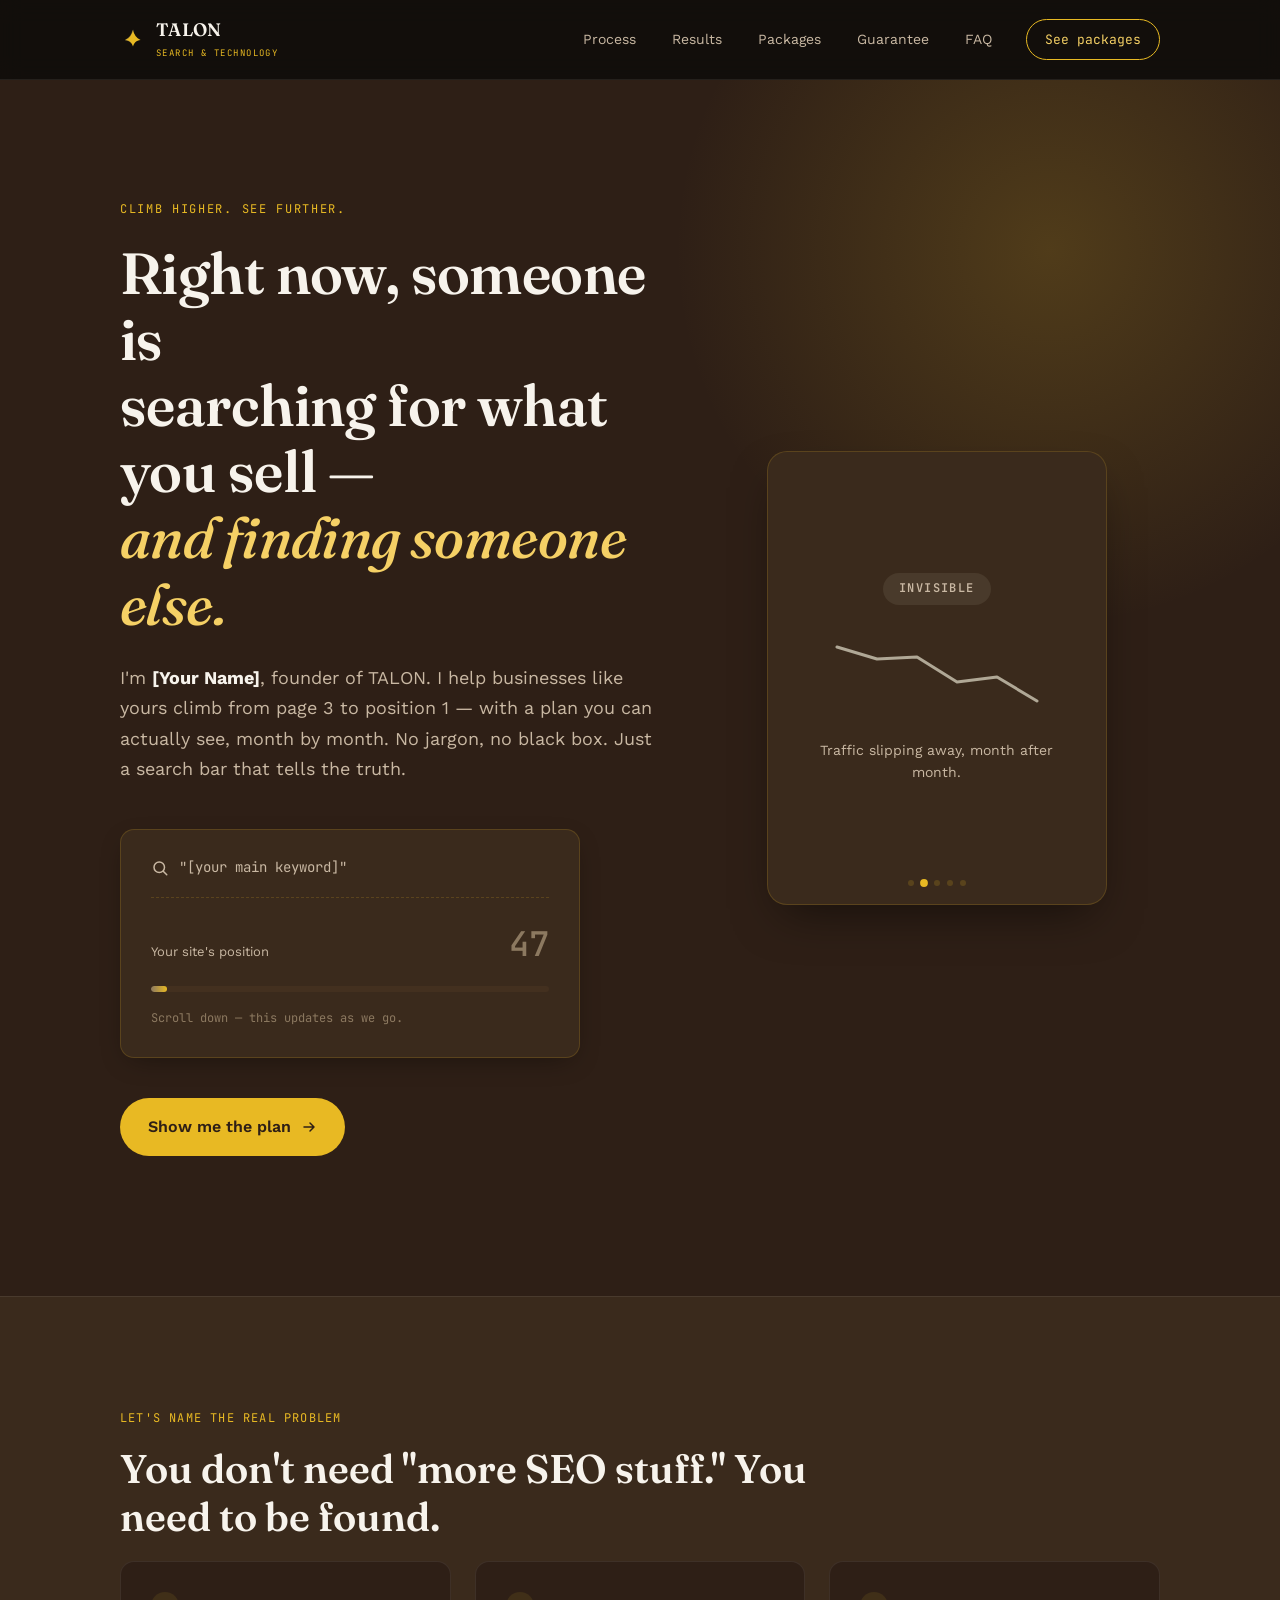
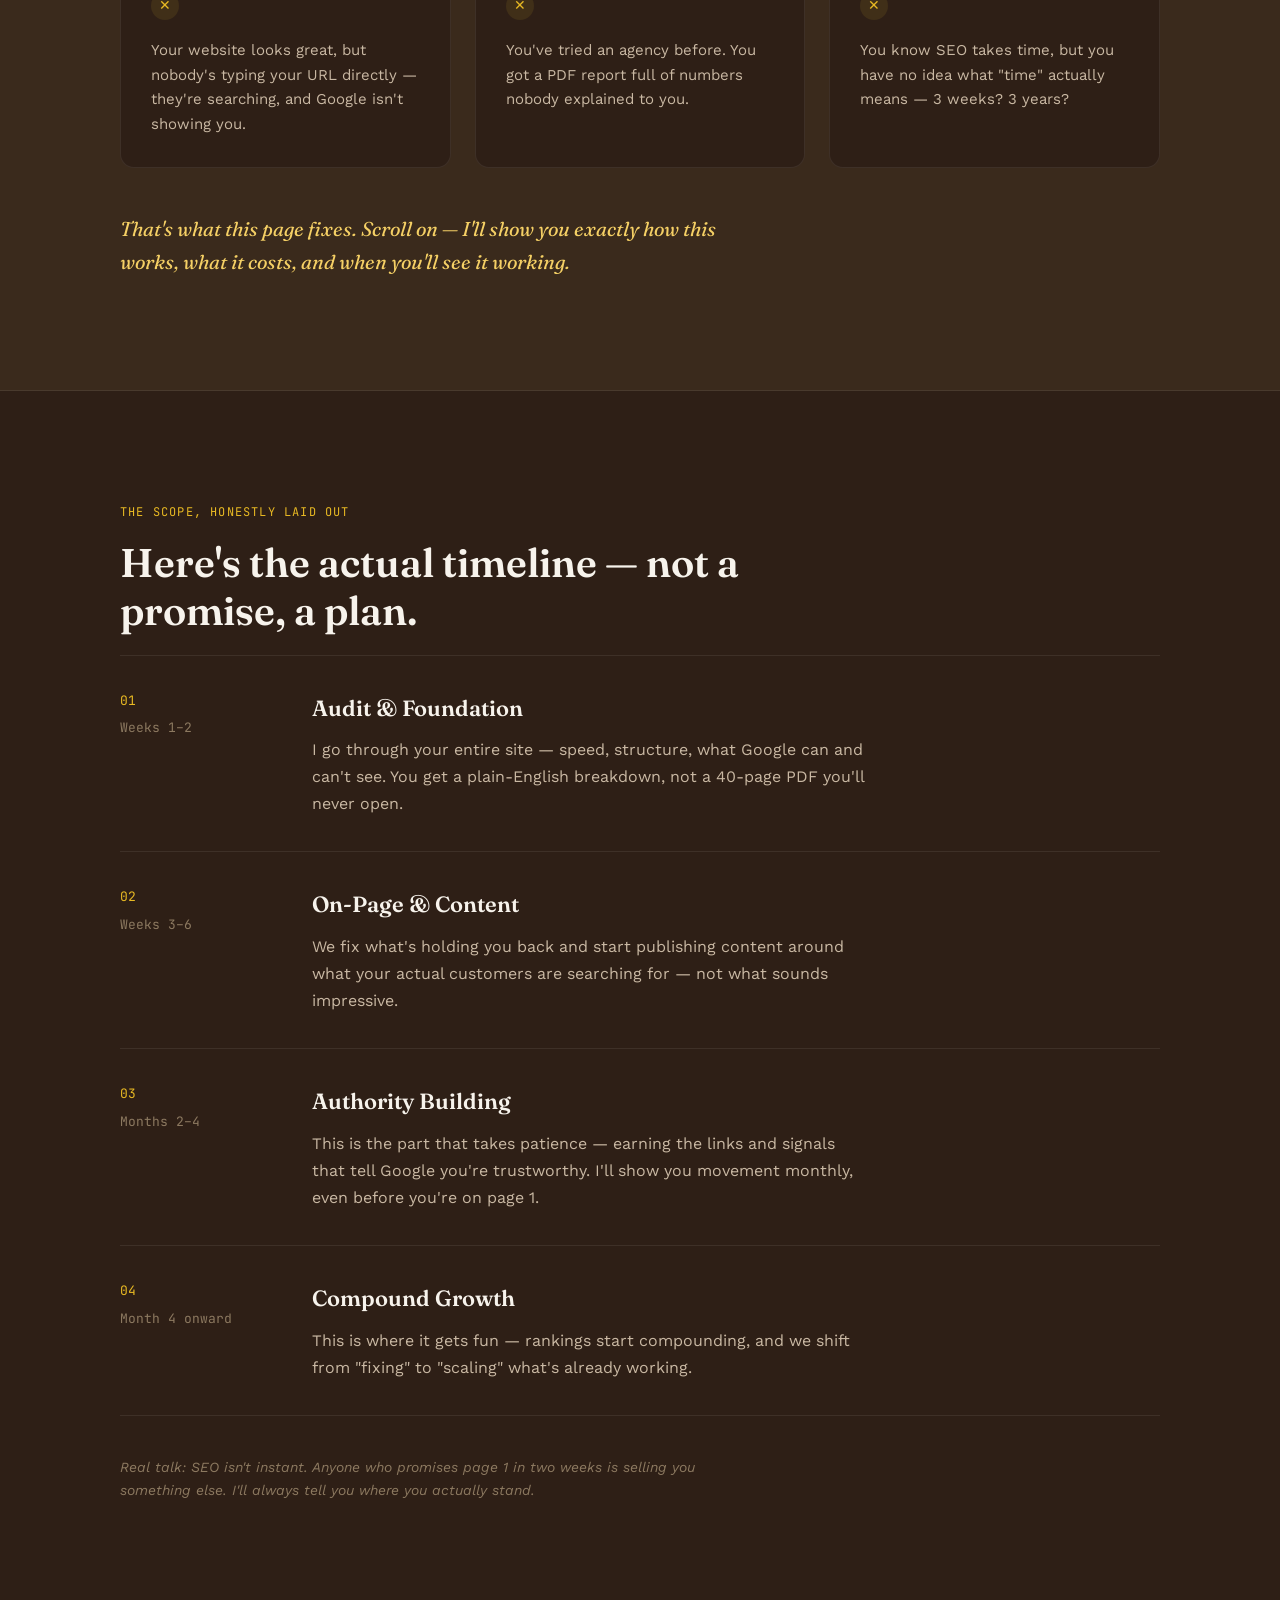
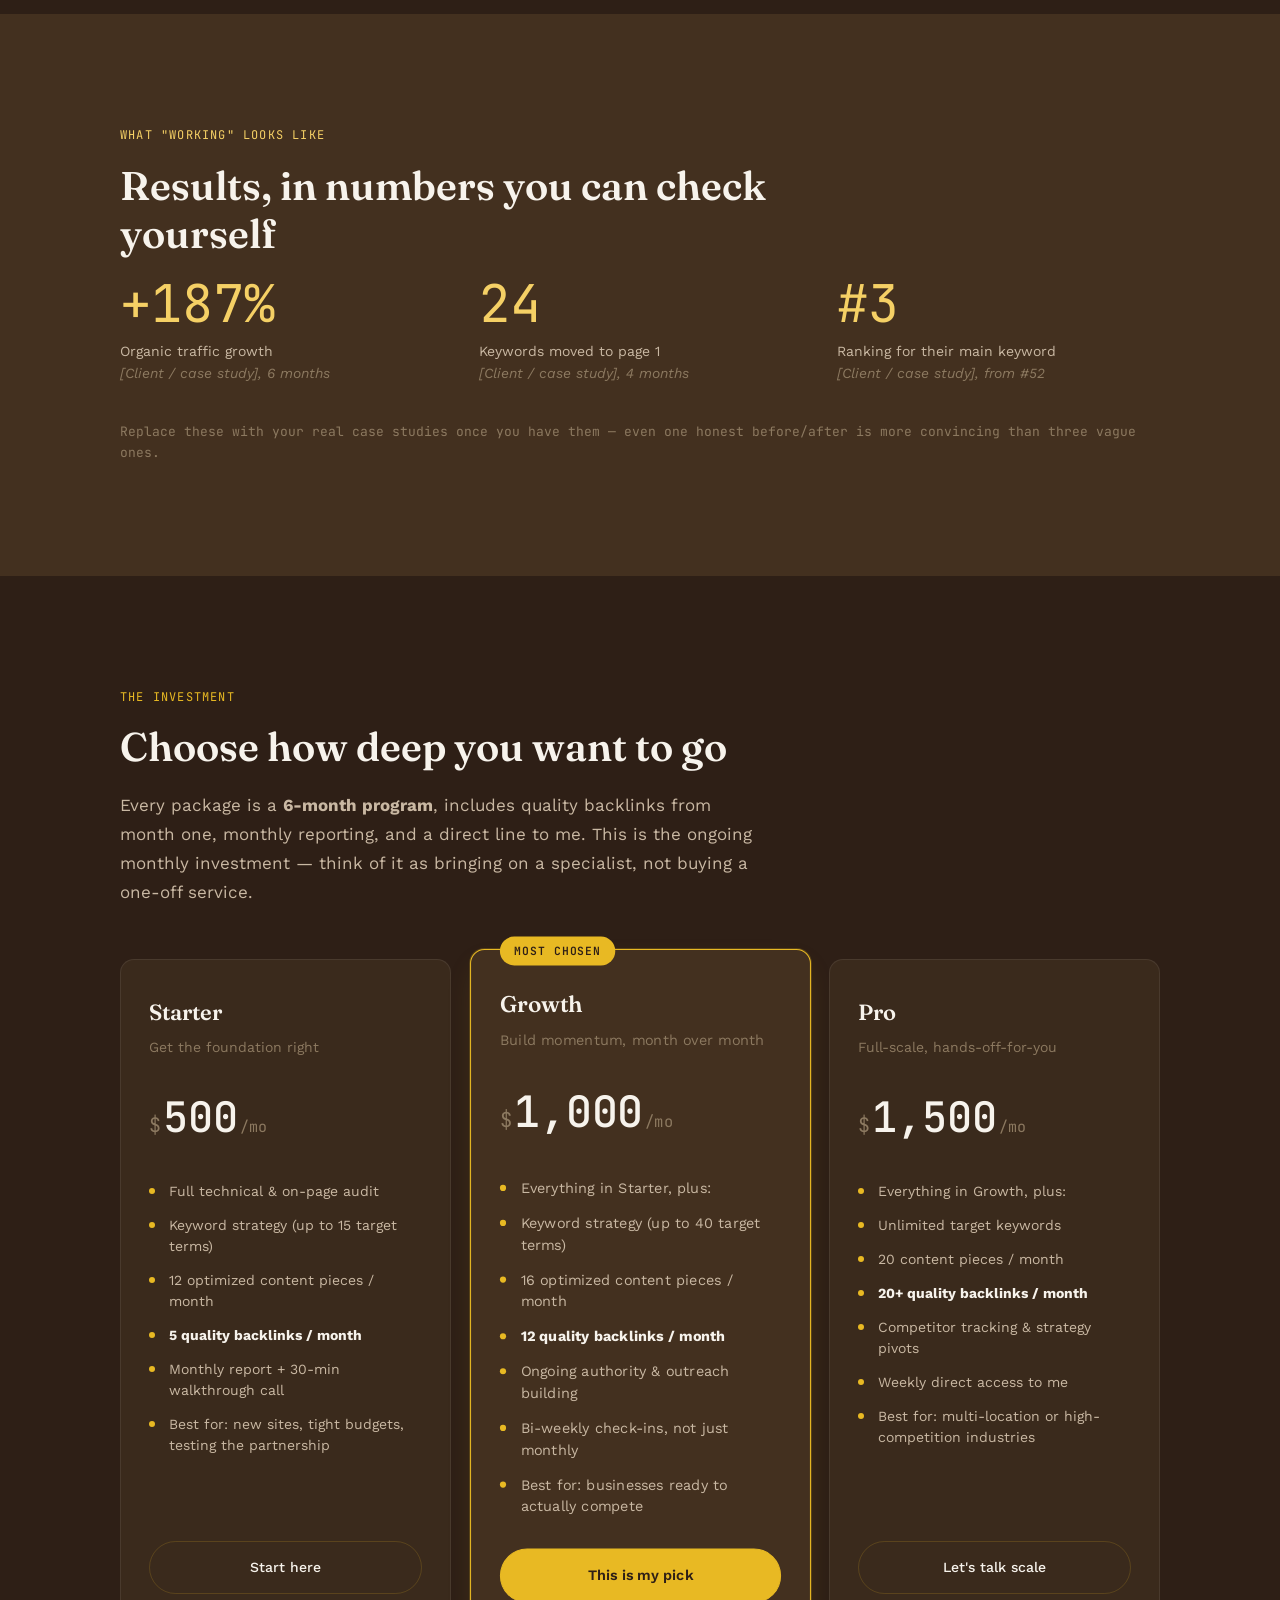
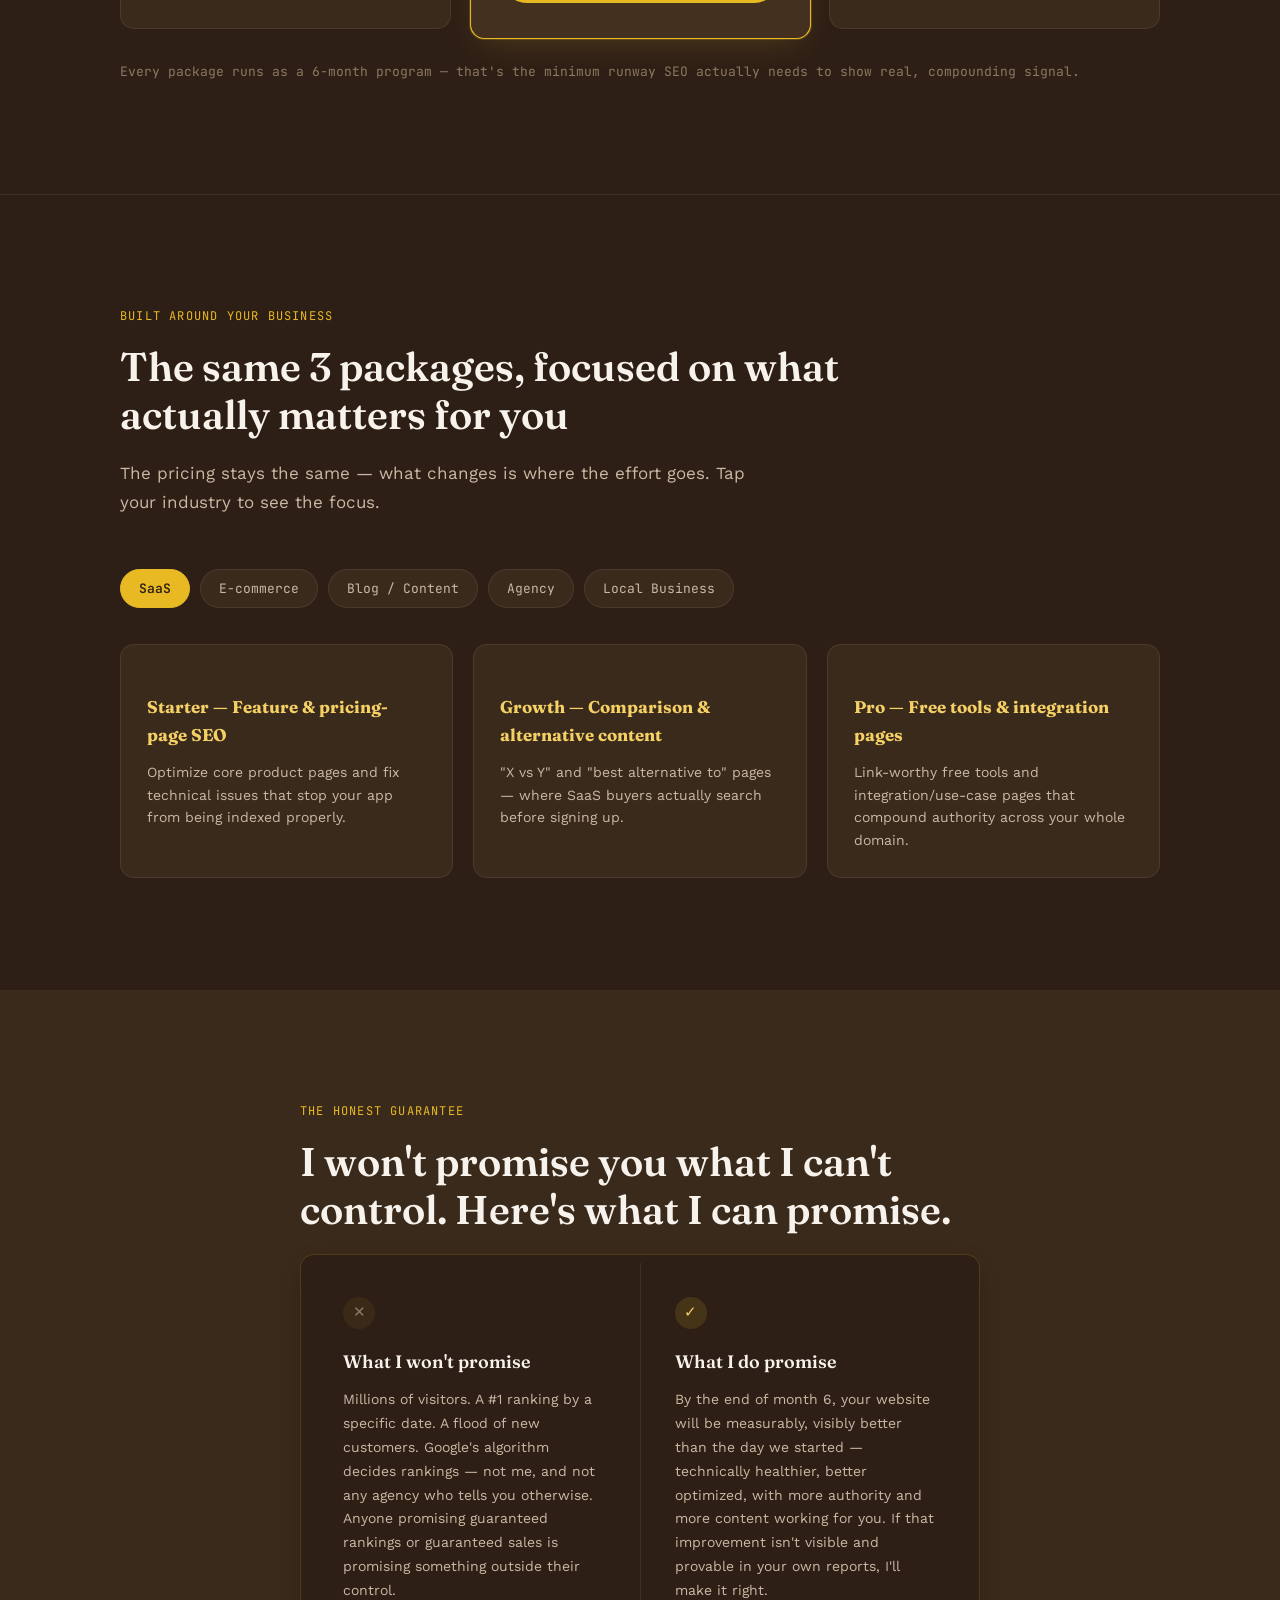
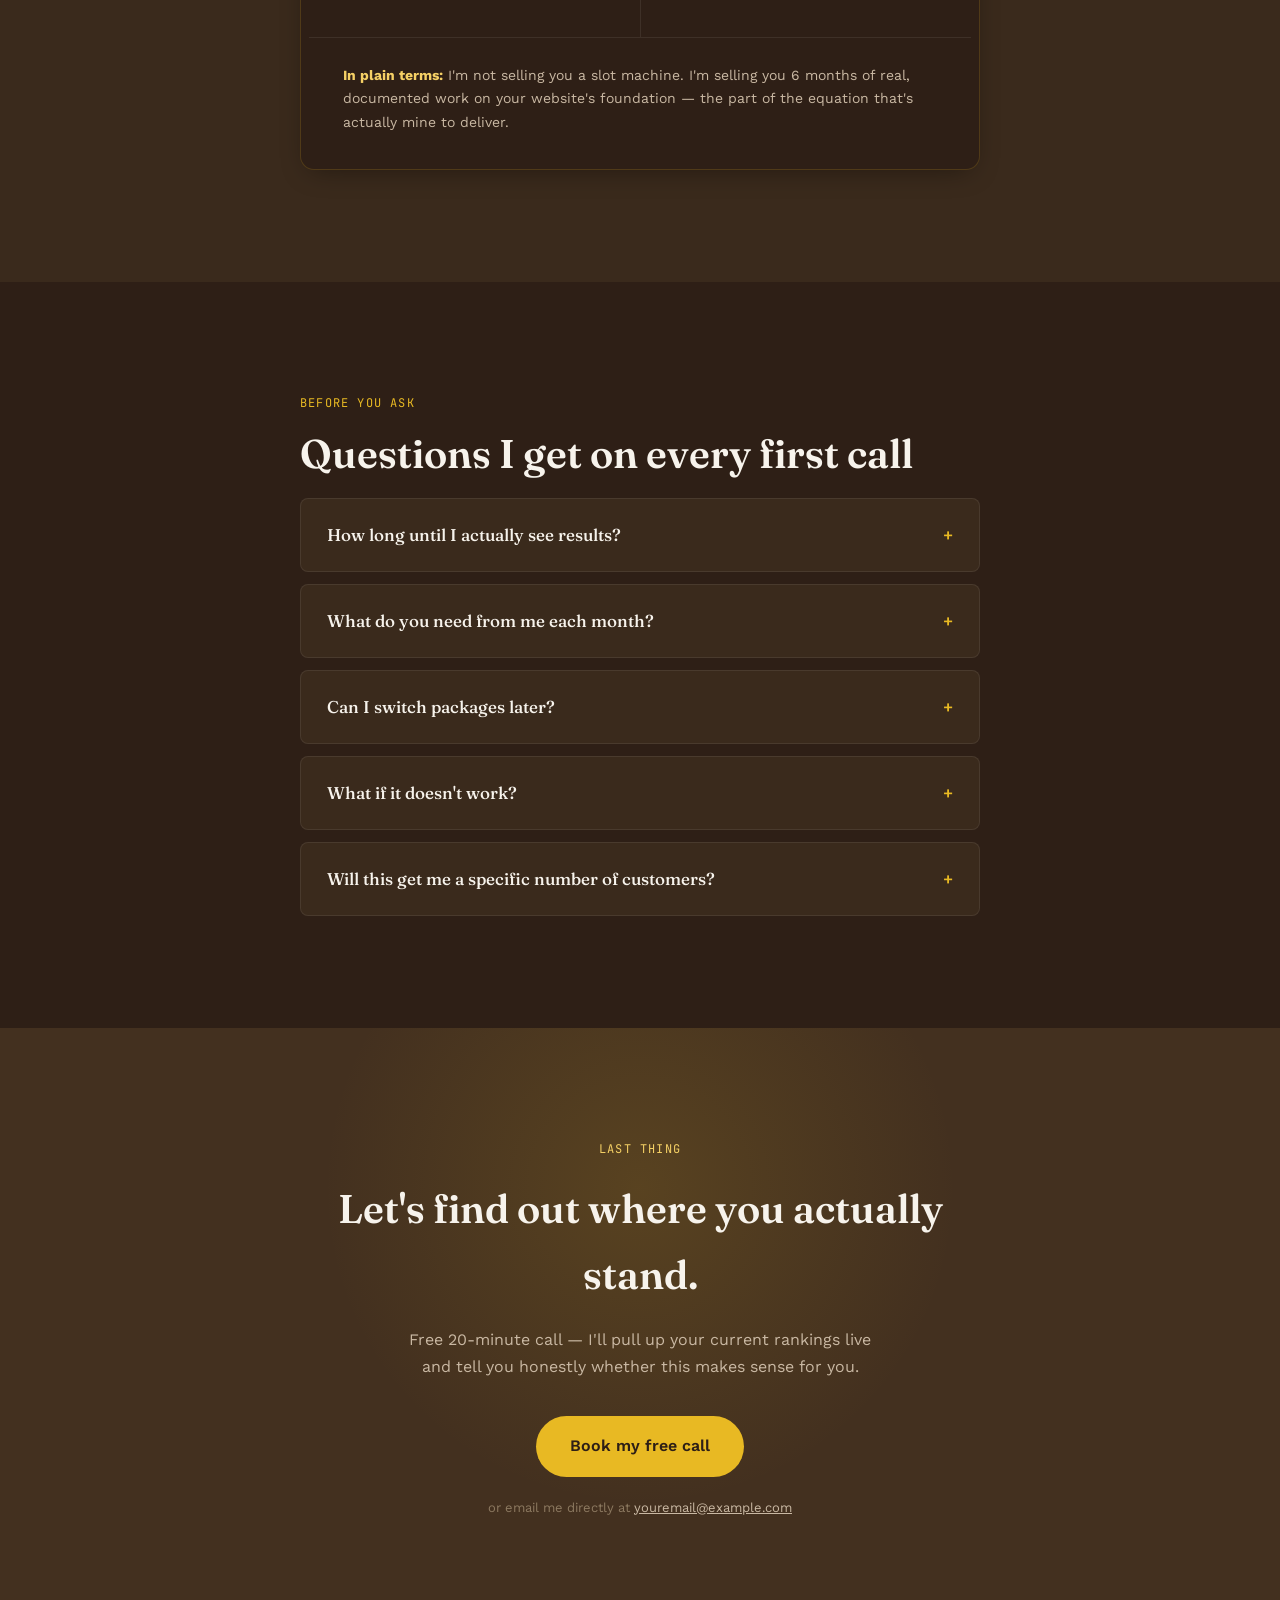
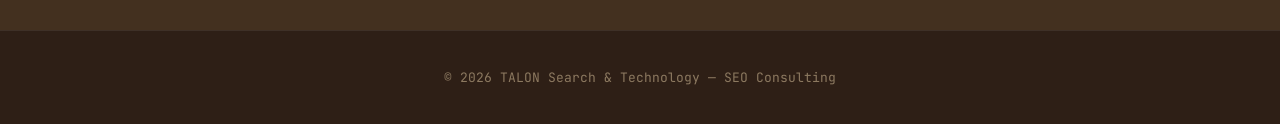
<file: index.html>
<!DOCTYPE html>
<html lang="en">
<head>
<meta charset="UTF-8">
<meta name="viewport" content="width=device-width, initial-scale=1.0">
<title>TALON — Climb Higher. See Further. | SEO Search & Technology</title>
<meta name="description" content="TALON is a personal, no-fluff SEO partnership. See the process, the timeline, and exactly what you'll get in each package.">
<link rel="preconnect" href="https://fonts.googleapis.com">
<link rel="preconnect" href="https://fonts.gstatic.com" crossorigin>
<link href="https://fonts.googleapis.com/css2?family=Fraunces:ital,opsz,wght@0,9..144,300;0,9..144,500;0,9..144,600;0,9..144,700;1,9..144,500&family=Work+Sans:wght@300;400;500;600;700&family=JetBrains+Mono:wght@400;500&display=swap" rel="stylesheet">
<link rel="stylesheet" href="styles.css">
</head>
<body>

<!-- ============ NAV ============ -->
<nav class="nav">
  <div class="nav-inner">
    <a href="#top" class="nav-brand">
      <svg class="nav-mark-icon" viewBox="0 0 48 48" fill="none" xmlns="http://www.w3.org/2000/svg" aria-hidden="true">
        <path d="M24 6C22 14 18 20 10 24C18 25 22 29 24 36C26 29 30 25 38 24C30 20 26 14 24 6Z" fill="#E8B923"/>
        <path d="M24 6C22 14 18 20 10 24C15 24.6 18 26.4 20.5 29" stroke="#F5D065" stroke-width="1" stroke-linecap="round" opacity="0.6"/>
      </svg>
      <span>
        <span class="nav-mark">TALON</span>
        <span class="nav-mark-sub">SEARCH &amp; TECHNOLOGY</span>
      </span>
    </a>

    <button class="nav-toggle" id="navToggle" aria-label="Open menu" aria-expanded="false">
      <span class="nav-toggle-bar"></span>
      <span class="nav-toggle-bar"></span>
      <span class="nav-toggle-bar"></span>
    </button>

    <div class="nav-links" id="navLinks">
      <a href="#process" class="nav-link">Process</a>
      <a href="#results" class="nav-link">Results</a>
      <a href="#packages" class="nav-link">Packages</a>
      <a href="#guarantee" class="nav-link">Guarantee</a>
      <a href="#faq" class="nav-link">FAQ</a>
      <a href="#packages" class="nav-cta">See packages</a>
    </div>
  </div>
</nav>

<!-- ============ HERO ============ -->
<section class="hero" id="top">
  <div class="hero-glow" aria-hidden="true"></div>

  <div class="hero-inner hero-grid">
    <div class="hero-col-text">
    <p class="eyebrow">Climb Higher. See Further.</p>
    <h1 class="hero-title">
      Right now, someone is<br>
      searching for what you sell —<br>
      <span class="hero-title-accent">and finding someone else.</span>
    </h1>
    <p class="hero-sub">
      I'm <strong>[Your Name]</strong>, founder of TALON. I help businesses like yours climb from
      page 3 to position 1 — with a plan you can actually see, month by month.
      No jargon, no black box. Just a search bar that tells the truth.
    </p>

    <!-- SIGNATURE ELEMENT: live rank ticker -->
    <div class="rank-widget" id="rankWidget">
      <div class="rank-widget-bar">
        <svg class="rank-icon" viewBox="0 0 24 24" fill="none"><circle cx="11" cy="11" r="7" stroke="currentColor" stroke-width="2"/><path d="M21 21L16.65 16.65" stroke="currentColor" stroke-width="2" stroke-linecap="round"/></svg>
        <span class="rank-widget-query">"[your main keyword]"</span>
      </div>
      <div class="rank-widget-result">
        <span class="rank-widget-label">Your site's position</span>
        <span class="rank-widget-number" id="rankNumber">47</span>
      </div>
      <div class="rank-widget-track">
        <div class="rank-widget-fill" id="rankFill"></div>
      </div>
      <span class="rank-widget-caption">Scroll down — this updates as we go.</span>
    </div>

    <a href="#packages" class="hero-cta">
      Show me the plan
      <svg width="16" height="16" viewBox="0 0 16 16" fill="none"><path d="M3 8H13M13 8L9 4M13 8L9 12" stroke="currentColor" stroke-width="1.5" stroke-linecap="round" stroke-linejoin="round"/></svg>
    </a>
    </div>

    <!-- ANIMATED STORY REEL — placeholder for your own video later.
         Cycles automatically: problem -> struggle -> fix -> climb -> win.
         Swap this whole <div class="hero-reel">...</div> block for a <video> tag once you have real footage. -->
    <div class="hero-col-visual">
      <div class="hero-reel" id="heroReel" aria-hidden="true">

        <div class="reel-step is-active" data-step="0">
          <span class="reel-tag reel-tag-bad">STUCK</span>
          <div class="reel-face">
            <svg class="reel-icon" viewBox="0 0 24 24" fill="none"><circle cx="12" cy="12" r="10" stroke="currentColor" stroke-width="1.6"/><path d="M15 9L9 15M9 9L15 15" stroke="currentColor" stroke-width="1.6" stroke-linecap="round"/></svg>
            <span class="reel-number">47</span>
          </div>
          <p class="reel-caption">Buried on page 3. Nobody's scrolling that far.</p>
        </div>

        <div class="reel-step" data-step="1">
          <span class="reel-tag reel-tag-bad">INVISIBLE</span>
          <svg class="reel-graph" viewBox="0 0 220 90" fill="none">
            <polyline points="10,20 50,32 90,30 130,55 170,50 210,74" stroke="#B0A896" stroke-width="3" stroke-linecap="round" stroke-linejoin="round"/>
          </svg>
          <p class="reel-caption">Traffic slipping away, month after month.</p>
        </div>

        <div class="reel-step" data-step="2">
          <span class="reel-tag reel-tag-mid">THE FIX</span>
          <ul class="reel-checklist">
            <li><span class="reel-check">✓</span> Technical audit</li>
            <li><span class="reel-check">✓</span> Content strategy</li>
            <li><span class="reel-check">✓</span> Authority &amp; backlinks</li>
          </ul>
          <p class="reel-caption">A real plan, applied — not guesswork.</p>
        </div>

        <div class="reel-step" data-step="3">
          <span class="reel-tag reel-tag-mid">CLIMBING</span>
          <div class="reel-face">
            <svg class="reel-icon reel-icon-up" viewBox="0 0 24 24" fill="none"><path d="M4 16L10 10L14 14L20 6" stroke="currentColor" stroke-width="1.8" stroke-linecap="round" stroke-linejoin="round"/><path d="M14 6H20V12" stroke="currentColor" stroke-width="1.8" stroke-linecap="round" stroke-linejoin="round"/></svg>
            <span class="reel-number reel-number-mid">12</span>
          </div>
          <p class="reel-caption">Real movement — visible in weeks, not years.</p>
        </div>

        <div class="reel-step" data-step="4">
          <span class="reel-tag reel-tag-good">#1</span>
          <div class="reel-face">
            <svg class="reel-icon reel-icon-good" viewBox="0 0 24 24" fill="none"><path d="M5 13L10 18L19 7" stroke="currentColor" stroke-width="2" stroke-linecap="round" stroke-linejoin="round"/></svg>
            <span class="reel-number reel-number-good">1</span>
          </div>
          <p class="reel-caption reel-caption-good">This is what winning looks like.</p>
        </div>

        <div class="reel-dots" id="reelDots">
          <span class="reel-dot is-active"></span>
          <span class="reel-dot"></span>
          <span class="reel-dot"></span>
          <span class="reel-dot"></span>
          <span class="reel-dot"></span>
        </div>
      </div>
    </div>

  </div>
</section>

<!-- ============ THE PROBLEM ============ -->
<section class="problem" id="problem">
  <div class="section-inner">
    <p class="section-eyebrow">Let's name the real problem</p>
    <h2 class="section-title">You don't need "more SEO stuff." You need to be found.</h2>
    <div class="problem-grid reveal-stagger">
      <div class="problem-card">
        <span class="problem-mark">✕</span>
        <p>Your website looks great, but nobody's typing your URL directly — they're searching, and Google isn't showing you.</p>
      </div>
      <div class="problem-card">
        <span class="problem-mark">✕</span>
        <p>You've tried an agency before. You got a PDF report full of numbers nobody explained to you.</p>
      </div>
      <div class="problem-card">
        <span class="problem-mark">✕</span>
        <p>You know SEO takes time, but you have no idea what "time" actually means — 3 weeks? 3 years?</p>
      </div>
    </div>
    <p class="problem-close">That's what this page fixes. Scroll on — I'll show you exactly how this works, what it costs, and when you'll see it working.</p>
  </div>
</section>

<!-- ============ PROCESS / TIMELINE ============ -->
<section class="process" id="process">
  <div class="section-inner">
    <p class="section-eyebrow">The scope, honestly laid out</p>
    <h2 class="section-title">Here's the actual timeline — not a promise, a plan.</h2>

    <div class="timeline reveal-stagger">
      <div class="timeline-item">
        <div class="timeline-marker">
          <span class="timeline-num">01</span>
          <span class="timeline-when">Weeks 1–2</span>
        </div>
        <div class="timeline-body">
          <h3>Audit &amp; Foundation</h3>
          <p>I go through your entire site — speed, structure, what Google can and can't see. You get a plain-English breakdown, not a 40-page PDF you'll never open.</p>
        </div>
      </div>
      <div class="timeline-item">
        <div class="timeline-marker">
          <span class="timeline-num">02</span>
          <span class="timeline-when">Weeks 3–6</span>
        </div>
        <div class="timeline-body">
          <h3>On-Page &amp; Content</h3>
          <p>We fix what's holding you back and start publishing content around what your actual customers are searching for — not what sounds impressive.</p>
        </div>
      </div>
      <div class="timeline-item">
        <div class="timeline-marker">
          <span class="timeline-num">03</span>
          <span class="timeline-when">Months 2–4</span>
        </div>
        <div class="timeline-body">
          <h3>Authority Building</h3>
          <p>This is the part that takes patience — earning the links and signals that tell Google you're trustworthy. I'll show you movement monthly, even before you're on page 1.</p>
        </div>
      </div>
      <div class="timeline-item">
        <div class="timeline-marker">
          <span class="timeline-num">04</span>
          <span class="timeline-when">Month 4 onward</span>
        </div>
        <div class="timeline-body">
          <h3>Compound Growth</h3>
          <p>This is where it gets fun — rankings start compounding, and we shift from "fixing" to "scaling" what's already working.</p>
        </div>
      </div>
    </div>
    <p class="process-note">Real talk: SEO isn't instant. Anyone who promises page 1 in two weeks is selling you something else. I'll always tell you where you actually stand.</p>
  </div>
</section>

<!-- ============ RESULTS ============ -->
<section class="results" id="results">
  <div class="section-inner">
    <p class="section-eyebrow">What "working" looks like</p>
    <h2 class="section-title">Results, in numbers you can check yourself</h2>
    <div class="results-grid reveal-stagger">
      <div class="result-stat">
        <span class="result-number">+<span class="counter" data-target="187">0</span>%</span>
        <span class="result-label">Organic traffic growth<br><em>[Client / case study], 6 months</em></span>
      </div>
      <div class="result-stat">
        <span class="result-number"><span class="counter" data-target="24">0</span></span>
        <span class="result-label">Keywords moved to page 1<br><em>[Client / case study], 4 months</em></span>
      </div>
      <div class="result-stat">
        <span class="result-number">#<span class="counter" data-target="3">0</span></span>
        <span class="result-label">Ranking for their main keyword<br><em>[Client / case study], from #52</em></span>
      </div>
    </div>
    <p class="results-note">Replace these with your real case studies once you have them — even one honest before/after is more convincing than three vague ones.</p>
  </div>
</section>

<!-- ============ PACKAGES / INVESTMENT ============ -->
<section class="packages" id="packages">
  <div class="section-inner">
    <p class="section-eyebrow">The investment</p>
    <h2 class="section-title">Choose how deep you want to go</h2>
    <p class="section-sub">Every package is a <strong>6-month program</strong>, includes quality backlinks from month one, monthly reporting, and a direct line to me. This is the ongoing monthly investment — think of it as bringing on a specialist, not buying a one-off service.</p>

    <div class="pricing-grid reveal-stagger">

      <div class="price-card">
        <div class="price-card-head">
          <h3>Starter</h3>
          <p class="price-card-tag">Get the foundation right</p>
        </div>
        <div class="price-amount"><span class="price-currency">$</span><span class="price-num">500</span><span class="price-period">/mo</span></div>
        <ul class="price-features">
          <li>Full technical &amp; on-page audit</li>
          <li>Keyword strategy (up to 15 target terms)</li>
          <li>12 optimized content pieces / month</li>
          <li><strong>5 quality backlinks / month</strong></li>
          <li>Monthly report + 30-min walkthrough call</li>
          <li>Best for: new sites, tight budgets, testing the partnership</li>
        </ul>
        <a href="#contact" class="price-cta">Start here</a>
      </div>

      <div class="price-card price-card-featured">
        <span class="price-badge">Most chosen</span>
        <div class="price-card-head">
          <h3>Growth</h3>
          <p class="price-card-tag">Build momentum, month over month</p>
        </div>
        <div class="price-amount"><span class="price-currency">$</span><span class="price-num">1,000</span><span class="price-period">/mo</span></div>
        <ul class="price-features">
          <li>Everything in Starter, plus:</li>
          <li>Keyword strategy (up to 40 target terms)</li>
          <li>16 optimized content pieces / month</li>
          <li><strong>12 quality backlinks / month</strong></li>
          <li>Ongoing authority &amp; outreach building</li>
          <li>Bi-weekly check-ins, not just monthly</li>
          <li>Best for: businesses ready to actually compete</li>
        </ul>
        <a href="#contact" class="price-cta price-cta-featured">This is my pick</a>
      </div>

      <div class="price-card">
        <div class="price-card-head">
          <h3>Pro</h3>
          <p class="price-card-tag">Full-scale, hands-off-for-you</p>
        </div>
        <div class="price-amount"><span class="price-currency">$</span><span class="price-num">1,500</span><span class="price-period">/mo</span></div>
        <ul class="price-features">
          <li>Everything in Growth, plus:</li>
          <li>Unlimited target keywords</li>
          <li>20 content pieces / month</li>
          <li><strong>20+ quality backlinks / month</strong></li>
          <li>Competitor tracking &amp; strategy pivots</li>
          <li>Weekly direct access to me</li>
          <li>Best for: multi-location or high-competition industries</li>
        </ul>
        <a href="#contact" class="price-cta">Let's talk scale</a>
      </div>

    </div>
    <p class="packages-note">Every package runs as a 6-month program — that's the minimum runway SEO actually needs to show real, compounding signal.</p>
  </div>
</section>

<!-- ============ NICHE SWITCHER ============ -->
<section class="niche" id="niche">
  <div class="section-inner">
    <p class="section-eyebrow">Built around your business</p>
    <h2 class="section-title">The same 3 packages, focused on what actually matters for you</h2>
    <p class="section-sub">The pricing stays the same — what changes is where the effort goes. Tap your industry to see the focus.</p>

    <div class="niche-tabs" id="nicheTabs" role="tablist">
      <button class="niche-tab is-active" data-niche="saas" role="tab" aria-selected="true">SaaS</button>
      <button class="niche-tab" data-niche="ecommerce" role="tab" aria-selected="false">E-commerce</button>
      <button class="niche-tab" data-niche="blog" role="tab" aria-selected="false">Blog / Content</button>
      <button class="niche-tab" data-niche="agency" role="tab" aria-selected="false">Agency</button>
      <button class="niche-tab" data-niche="local" role="tab" aria-selected="false">Local Business</button>
    </div>

    <div class="niche-panel" id="nichePanel">
      <!-- Filled by script.js -->
    </div>
  </div>
</section>

<!-- ============ GUARANTEE ============ -->
<section class="guarantee" id="guarantee">
  <div class="section-inner section-inner-narrow">
    <p class="section-eyebrow">The honest guarantee</p>
    <h2 class="section-title">I won't promise you what I can't control. Here's what I can promise.</h2>

    <div class="guarantee-card reveal">
      <div class="guarantee-split">
        <div class="guarantee-col">
          <span class="guarantee-icon guarantee-icon-no">✕</span>
          <h3>What I won't promise</h3>
          <p>Millions of visitors. A #1 ranking by a specific date. A flood of new customers. Google's algorithm decides rankings — not me, and not any agency who tells you otherwise. Anyone promising guaranteed rankings or guaranteed sales is promising something outside their control.</p>
        </div>
        <div class="guarantee-col">
          <span class="guarantee-icon guarantee-icon-yes">✓</span>
          <h3>What I do promise</h3>
          <p>By the end of month 6, your website will be measurably, visibly better than the day we started — technically healthier, better optimized, with more authority and more content working for you. If that improvement isn't visible and provable in your own reports, I'll make it right.</p>
        </div>
      </div>
      <div class="guarantee-footer">
        <p><strong>In plain terms:</strong> I'm not selling you a slot machine. I'm selling you 6 months of real, documented work on your website's foundation — the part of the equation that's actually mine to deliver.</p>
      </div>
    </div>
  </div>
</section>

<!-- ============ FAQ ============ -->
<section class="faq" id="faq">
  <div class="section-inner section-inner-narrow">
    <p class="section-eyebrow">Before you ask</p>
    <h2 class="section-title">Questions I get on every first call</h2>
    <div class="faq-list reveal-stagger">
      <details class="faq-item">
        <summary>How long until I actually see results?</summary>
        <p>You'll see the audit and early fixes in weeks 1–2. Real ranking movement typically starts around month 2–3, and compounds from there. Anything faster is usually paid ads, not SEO.</p>
      </details>
      <details class="faq-item">
        <summary>What do you need from me each month?</summary>
        <p>Mostly just access (site login, analytics) up front, and about 30 minutes a month for our check-in call. I handle the execution — you stay looped in, not buried in tasks.</p>
      </details>
      <details class="faq-item">
        <summary>Can I switch packages later?</summary>
        <p>Yes — most clients start at Starter or Growth and move up once they see the early wins. We revisit this together every quarter.</p>
      </details>
      <details class="faq-item">
        <summary>What if it doesn't work?</summary>
        <p>I can't promise rankings — that's Google's call, not mine. What I do guarantee is a visibly, provably better website by month 6: technical health, content, and authority, all documented in your monthly reports. If that improvement isn't there, I'll make it right. See the guarantee above for the full picture.</p>
      </details>
      <details class="faq-item">
        <summary>Will this get me a specific number of customers?</summary>
        <p>Honestly — I can't guarantee that, and no one credibly can. My job is to make your website far more visible and competitive than it is today. What people do once they find you is where marketing meets your product, pricing, and service.</p>
      </details>
    </div>
  </div>
</section>

<!-- ============ FINAL CTA ============ -->
<section class="cta-final" id="contact">
  <div class="section-inner section-inner-narrow">
    <p class="section-eyebrow">Last thing</p>
    <h2 class="cta-final-title">Let's find out where you actually stand.</h2>
    <p class="cta-final-sub">Free 20-minute call — I'll pull up your current rankings live and tell you honestly whether this makes sense for you.</p>
    <a href="mailto:youremail@example.com" class="cta-final-button">Book my free call</a>
    <p class="cta-final-fallback">or email me directly at <a href="mailto:youremail@example.com">youremail@example.com</a></p>
  </div>
</section>

<footer class="footer">
  <p>© <span id="year"></span> TALON Search &amp; Technology — SEO Consulting</p>
</footer>

<script src="script.js"></script>
</body>
</html>
</file>
<file: styles.css>
/* ============================================
   TOKENS — TALON dark/gold identity
   ============================================ */
:root {
  --bg: #2E1F16;
  --surface: #3A2A1C;
  --surface-2: #43301F;
  --border: rgba(232, 185, 35, 0.18);
  --border-soft: rgba(247, 243, 236, 0.08);
  --ink: #F7F3EC;
  --ink-soft: #C9B8A3;
  --ink-faint: #8C7960;
  --gold: #E8B923;
  --gold-light: #F5D065;
  --gold-deep: #A67D14;
  --white: #FFFFFF;
  --black: #0A0806;

  --font-display: "Fraunces", serif;
  --font-body: "Work Sans", sans-serif;
  --font-mono: "JetBrains Mono", monospace;

  --radius: 14px;
  --radius-sm: 8px;
  --shadow-soft: 0 20px 48px -16px rgba(0, 0, 0, 0.55);
  --shadow-card: 0 8px 28px -10px rgba(0, 0, 0, 0.45);
  --shadow-gold: 0 0 0 1px rgba(201, 162, 39, 0.25), 0 12px 32px -12px rgba(201, 162, 39, 0.25);

  --max-w: 1120px;
  --section-pad: 112px;
}

* { box-sizing: border-box; }
html { scroll-behavior: smooth; }

@media (prefers-reduced-motion: reduce) {
  html { scroll-behavior: auto; }
  * { animation-duration: 0.01ms !important; animation-iteration-count: 1 !important; transition-duration: 0.01ms !important; }
}

body {
  margin: 0;
  background: var(--bg);
  color: var(--ink);
  font-family: var(--font-body);
  font-size: 16px;
  line-height: 1.65;
  -webkit-font-smoothing: antialiased;
}

a { color: inherit; }
ul { margin: 0; padding: 0; list-style: none; }
p { margin: 0; }
h1, h2, h3 { margin: 0; font-family: var(--font-display); font-weight: 600; color: var(--ink); }

:focus-visible {
  outline: 2px solid var(--gold);
  outline-offset: 3px;
  border-radius: 4px;
}

.section-inner {
  max-width: var(--max-w);
  margin: 0 auto;
  padding: var(--section-pad) 40px;
}
.section-inner-narrow { max-width: 760px; }

.section-eyebrow {
  font-family: var(--font-mono);
  font-size: 12px;
  letter-spacing: 0.1em;
  text-transform: uppercase;
  color: var(--gold);
  margin: 0 0 16px;
  display: block;
}
.section-title {
  font-size: clamp(28px, 4vw, 40px);
  line-height: 1.2;
  max-width: 720px;
  margin-bottom: 20px;
}
.section-sub {
  font-size: 17px;
  color: var(--ink-soft);
  max-width: 640px;
  margin-bottom: 52px;
  line-height: 1.7;
}

/* ============================================
   SCROLL-REVEAL ANIMATION
   ============================================ */
.reveal {
  opacity: 0;
  transform: translateY(24px);
  transition: opacity 0.7s cubic-bezier(0.16, 1, 0.3, 1), transform 0.7s cubic-bezier(0.16, 1, 0.3, 1);
}
.reveal.is-visible { opacity: 1; transform: translateY(0); }
.reveal-stagger > * {
  opacity: 0;
  --ty: 20px;
  transition: opacity 0.6s cubic-bezier(0.16, 1, 0.3, 1), transform 0.6s cubic-bezier(0.16, 1, 0.3, 1);
}
.reveal-stagger.is-visible > * { opacity: 1; --ty: 0px; }
/* Plain children (no card-specific transform) just translate on --ty.
   .problem-card / .price-card define their own transform below, composing --ty with --sc. */
.reveal-stagger > *:not(.price-card):not(.problem-card) { transform: translateY(var(--ty)); }
.reveal-stagger.is-visible > *:nth-child(1) { transition-delay: 0.02s; }
.reveal-stagger.is-visible > *:nth-child(2) { transition-delay: 0.12s; }
.reveal-stagger.is-visible > *:nth-child(3) { transition-delay: 0.22s; }
.reveal-stagger.is-visible > *:nth-child(4) { transition-delay: 0.32s; }
.reveal-stagger.is-visible > *:nth-child(5) { transition-delay: 0.42s; }

/* ============================================
   NAV
   ============================================ */
.nav {
  position: sticky;
  top: 0;
  z-index: 50;
  background: rgba(13, 12, 10, 0.85);
  backdrop-filter: blur(10px);
  border-bottom: 1px solid var(--border-soft);
}
.nav-inner {
  max-width: var(--max-w);
  margin: 0 auto;
  padding: 18px 40px;
  display: flex;
  justify-content: space-between;
  align-items: center;
}
.nav-brand {
  display: flex;
  align-items: center;
  gap: 10px;
  text-decoration: none;
}
.nav-mark-icon { width: 26px; height: 26px; flex-shrink: 0; }
.nav-mark {
  font-family: var(--font-display);
  font-weight: 600;
  font-size: 18px;
  letter-spacing: 0.02em;
  color: var(--ink);
  line-height: 1;
}
.nav-mark-sub {
  display: block;
  font-family: var(--font-mono);
  font-size: 9px;
  letter-spacing: 0.16em;
  color: var(--gold);
  margin-top: 2px;
}

.nav-links {
  display: flex;
  align-items: center;
  gap: 8px;
}
.nav-link {
  position: relative;
  text-decoration: none;
  color: var(--ink-soft);
  font-size: 14px;
  padding: 8px 14px;
  transition: color 0.2s ease;
}
.nav-link::after {
  content: "";
  position: absolute;
  left: 14px;
  right: 14px;
  bottom: 3px;
  height: 1px;
  background: var(--gold);
  transform: scaleX(0);
  transform-origin: left;
  transition: transform 0.25s ease;
}
.nav-link:hover { color: var(--ink); }
.nav-link:hover::after { transform: scaleX(1); }
.nav-cta {
  font-family: var(--font-mono);
  font-size: 13px;
  text-decoration: none;
  border: 1px solid var(--gold);
  padding: 9px 18px;
  border-radius: 100px;
  margin-left: 12px;
  transition: background 0.2s ease, color 0.2s ease, box-shadow 0.2s ease;
  color: var(--gold-light);
}
.nav-cta:hover { background: var(--gold); color: var(--bg); box-shadow: 0 0 24px -4px rgba(201, 162, 39, 0.6); }

.nav-toggle {
  display: none;
  flex-direction: column;
  justify-content: center;
  gap: 5px;
  width: 32px;
  height: 32px;
  background: none;
  border: none;
  cursor: pointer;
  padding: 0;
}
.nav-toggle-bar {
  display: block;
  width: 100%;
  height: 2px;
  background: var(--ink);
  border-radius: 2px;
  transition: transform 0.25s ease, opacity 0.25s ease;
}
.nav-toggle.is-open .nav-toggle-bar:nth-child(1) { transform: translateY(7px) rotate(45deg); }
.nav-toggle.is-open .nav-toggle-bar:nth-child(2) { opacity: 0; }
.nav-toggle.is-open .nav-toggle-bar:nth-child(3) { transform: translateY(-7px) rotate(-45deg); }

@media (max-width: 780px) {
  .nav-toggle { display: flex; }
  .nav-links {
    position: absolute;
    top: 100%;
    left: 0;
    right: 0;
    background: var(--bg);
    flex-direction: column;
    align-items: flex-start;
    gap: 2px;
    padding: 12px 24px 24px;
    border-bottom: 1px solid var(--border-soft);
    max-height: 0;
    overflow: hidden;
    transition: max-height 0.3s ease;
  }
  .nav-links.is-open { max-height: 400px; }
  .nav-link { padding: 12px 0; width: 100%; }
  .nav-link::after { display: none; }
  .nav-cta { margin: 10px 0 0; text-align: center; }
}

/* ============================================
   HERO
   ============================================ */
.hero {
  position: relative;
  overflow: hidden;
  padding: 120px 0 140px;
}
.hero-glow {
  position: absolute;
  top: -220px;
  right: -160px;
  width: 780px;
  height: 780px;
  background: radial-gradient(circle, rgba(201, 162, 39, 0.22) 0%, rgba(201, 162, 39, 0) 68%);
  pointer-events: none;
  z-index: 0;
}
.hero-inner {
  position: relative;
  z-index: 1;
  max-width: var(--max-w);
  margin: 0 auto;
  width: 100%;
  padding: 0 40px;
}
.hero-grid {
  display: grid;
  grid-template-columns: 1.1fr 0.9fr;
  gap: 48px;
  align-items: center;
}
.hero-col-visual { display: flex; justify-content: center; }

/* ============================================
   HERO STORY REEL — animated placeholder
   ============================================ */
.hero-reel {
  position: relative;
  width: 100%;
  max-width: 340px;
  min-height: 420px;
  aspect-ratio: 3 / 4;
  background: var(--surface);
  border: 1px solid var(--border);
  border-radius: 20px;
  box-shadow: var(--shadow-soft);
  overflow: hidden;
}
.reel-step {
  position: absolute;
  inset: 0;
  display: flex;
  flex-direction: column;
  align-items: center;
  justify-content: center;
  gap: 22px;
  padding: 32px;
  text-align: center;
  opacity: 0;
  transform: scale(0.97);
  transition: opacity 0.5s ease, transform 0.5s ease;
  pointer-events: none;
}
.reel-step.is-active {
  opacity: 1;
  transform: scale(1);
  pointer-events: auto;
}
.reel-tag {
  font-family: var(--font-mono);
  font-size: 12px;
  letter-spacing: 0.12em;
  padding: 6px 16px;
  border-radius: 100px;
  font-weight: 600;
}
.reel-tag-bad { background: rgba(176, 168, 150, 0.12); color: var(--ink-soft); }
.reel-tag-mid { background: rgba(201, 162, 39, 0.14); color: var(--gold-light); }
.reel-tag-good { background: var(--gold); color: var(--bg); }
.reel-face { display: flex; flex-direction: column; align-items: center; gap: 10px; }
.reel-icon { width: 36px; height: 36px; color: var(--ink-faint); }
.reel-icon-up { color: var(--gold-light); }
.reel-icon-good { color: var(--gold); }
.reel-number { font-family: var(--font-mono); font-size: 56px; font-weight: 500; color: var(--ink-faint); line-height: 1; }
.reel-number-mid { color: var(--gold-light); }
.reel-number-good { font-size: 64px; color: var(--gold); }
.reel-graph { width: 100%; max-width: 220px; height: auto; }
.reel-checklist { display: flex; flex-direction: column; gap: 14px; text-align: left; }
.reel-checklist li {
  display: flex;
  align-items: center;
  gap: 10px;
  font-size: 15px;
  color: var(--ink-soft);
  opacity: 0;
  transform: translateX(-8px);
  animation: reelCheckIn 0.4s ease forwards;
}
.reel-step.is-active .reel-checklist li:nth-child(1) { animation-delay: 0.15s; }
.reel-step.is-active .reel-checklist li:nth-child(2) { animation-delay: 0.5s; }
.reel-step.is-active .reel-checklist li:nth-child(3) { animation-delay: 0.85s; }
@keyframes reelCheckIn { to { opacity: 1; transform: translateX(0); } }
.reel-check {
  display: inline-flex;
  align-items: center;
  justify-content: center;
  width: 20px;
  height: 20px;
  border-radius: 50%;
  background: rgba(201, 162, 39, 0.16);
  color: var(--gold-light);
  font-size: 11px;
  flex-shrink: 0;
}
.reel-caption { font-size: 14px; color: var(--ink-soft); line-height: 1.6; max-width: 240px; }
.reel-caption-good { color: var(--gold-light); font-weight: 500; }
.reel-dots {
  position: absolute;
  bottom: 18px;
  left: 0;
  right: 0;
  display: flex;
  justify-content: center;
  gap: 7px;
}
.reel-dot {
  width: 6px;
  height: 6px;
  border-radius: 50%;
  background: var(--border);
  transition: background 0.3s ease, transform 0.3s ease;
}
.reel-dot.is-active { background: var(--gold); transform: scale(1.3); }

@media (max-width: 960px) {
  .hero-grid { grid-template-columns: 1fr; }
  .hero-col-visual { margin-top: 8px; }
  .hero-reel { max-width: 300px; }
}
.eyebrow {
  font-family: var(--font-mono);
  font-size: 12px;
  letter-spacing: 0.14em;
  text-transform: uppercase;
  color: var(--gold);
  margin: 0 0 20px;
}
.hero-title {
  font-size: clamp(36px, 5.5vw, 58px);
  line-height: 1.14;
  letter-spacing: -0.01em;
  margin-bottom: 26px;
  max-width: 660px;
  color: var(--ink);
}
.hero-title-accent {
  color: var(--gold-light);
  font-style: italic;
  font-weight: 500;
}
.hero-sub {
  font-size: 18px;
  color: var(--ink-soft);
  max-width: 560px;
  margin-bottom: 44px;
  line-height: 1.7;
}
.hero-sub strong { color: var(--ink); }

/* Signature: rank ticker widget */
.rank-widget {
  background: var(--surface);
  border: 1px solid var(--border);
  border-radius: var(--radius);
  padding: 26px 30px;
  max-width: 460px;
  box-shadow: var(--shadow-card);
  margin-bottom: 40px;
}
.rank-widget-bar {
  display: flex;
  align-items: center;
  gap: 10px;
  padding-bottom: 18px;
  margin-bottom: 18px;
  border-bottom: 1px dashed var(--border);
  color: var(--ink-soft);
}
.rank-icon { flex-shrink: 0; width: 18px; height: 18px; color: var(--ink-soft); }
.rank-widget-query {
  font-family: var(--font-mono);
  font-size: 14px;
  color: var(--ink-soft);
}
.rank-widget-result {
  display: flex;
  justify-content: space-between;
  align-items: baseline;
  margin-bottom: 14px;
}
.rank-widget-label {
  font-size: 13px;
  color: var(--ink-soft);
}
.rank-widget-number {
  font-family: var(--font-mono);
  font-size: 34px;
  font-weight: 500;
  color: var(--ink-faint);
  transition: color 0.6s ease;
}
.rank-widget-number.is-good { color: var(--gold-light); }
.rank-widget-track {
  height: 6px;
  background: var(--surface-2);
  border-radius: 100px;
  overflow: hidden;
  margin-bottom: 12px;
}
.rank-widget-fill {
  height: 100%;
  width: 4%;
  background: linear-gradient(90deg, var(--ink-faint), var(--gold));
  border-radius: 100px;
  transition: width 0.6s ease;
}
.rank-widget-caption {
  font-size: 12px;
  color: var(--ink-faint);
  font-family: var(--font-mono);
}

.hero-cta {
  display: inline-flex;
  align-items: center;
  gap: 10px;
  background: var(--gold);
  color: var(--bg);
  text-decoration: none;
  padding: 16px 28px;
  border-radius: 100px;
  font-weight: 600;
  transition: transform 0.2s ease, background 0.2s ease, box-shadow 0.2s ease;
  box-shadow: 0 0 0 rgba(201, 162, 39, 0);
}
.hero-cta:hover {
  background: var(--gold-light);
  transform: translateY(-1px);
  box-shadow: 0 0 32px -6px rgba(201, 162, 39, 0.65);
}

/* ============================================
   PROBLEM
   ============================================ */
.problem { background: var(--surface); border-top: 1px solid var(--border-soft); border-bottom: 1px solid var(--border-soft); }
.problem-grid {
  display: grid;
  grid-template-columns: repeat(3, 1fr);
  gap: 24px;
  margin-bottom: 44px;
}
.problem-card {
  background: var(--bg);
  border: 1px solid var(--border-soft);
  border-radius: var(--radius);
  padding: 30px;
  transform: translateY(var(--ty, 0));
  transition: border-color 0.25s ease, transform 0.25s ease;
}
.problem-card:hover { border-color: var(--border); --ty: -3px; }
.problem-mark {
  display: inline-flex;
  align-items: center;
  justify-content: center;
  width: 28px;
  height: 28px;
  border-radius: 50%;
  background: rgba(201, 162, 39, 0.12);
  color: var(--gold);
  font-size: 14px;
  margin-bottom: 18px;
}
.problem-card p { color: var(--ink-soft); font-size: 15px; }
.problem-close {
  font-family: var(--font-display);
  font-size: 20px;
  font-style: italic;
  color: var(--gold-light);
  max-width: 620px;
}

/* ============================================
   PROCESS / TIMELINE
   ============================================ */
.timeline {
  display: flex;
  flex-direction: column;
  gap: 0;
  margin-bottom: 40px;
}
.timeline-item {
  display: grid;
  grid-template-columns: 160px 1fr;
  gap: 32px;
  padding: 34px 0;
  border-top: 1px solid var(--border-soft);
}
.timeline-item:last-child { border-bottom: 1px solid var(--border-soft); }
.timeline-marker {
  display: flex;
  flex-direction: column;
  gap: 6px;
}
.timeline-num {
  font-family: var(--font-mono);
  font-size: 13px;
  color: var(--gold);
}
.timeline-when {
  font-family: var(--font-mono);
  font-size: 13px;
  color: var(--ink-faint);
}
.timeline-body h3 {
  font-size: 22px;
  margin-bottom: 10px;
}
.timeline-body p {
  color: var(--ink-soft);
  max-width: 560px;
  line-height: 1.7;
}
.process-note {
  font-size: 14px;
  color: var(--ink-faint);
  font-style: italic;
  max-width: 620px;
}

/* ============================================
   RESULTS
   ============================================ */
.results { background: var(--surface-2); }
.results .section-eyebrow { color: var(--gold-light); }
.results .section-title { color: var(--ink); }
.results-grid {
  display: grid;
  grid-template-columns: repeat(3, 1fr);
  gap: 36px;
  margin-bottom: 36px;
}
.result-stat { display: flex; flex-direction: column; gap: 10px; }
.result-number {
  font-family: var(--font-mono);
  font-size: clamp(36px, 5vw, 52px);
  color: var(--gold-light);
  line-height: 1;
}
.result-label {
  font-size: 14px;
  color: var(--ink-soft);
  line-height: 1.6;
}
.result-label em { font-style: italic; color: var(--ink-faint); }
.results-note {
  font-size: 13px;
  color: var(--ink-faint);
  font-family: var(--font-mono);
}

/* ============================================
   PACKAGES
   ============================================ */
.pricing-grid {
  display: grid;
  grid-template-columns: repeat(3, 1fr);
  gap: 24px;
  margin-bottom: 32px;
  align-items: stretch;
}
.price-card {
  background: var(--surface);
  border: 1px solid var(--border-soft);
  border-radius: var(--radius);
  padding: 34px 28px;
  display: flex;
  flex-direction: column;
  position: relative;
  transform: translateY(var(--ty, 0)) scale(var(--sc, 1));
  transition: border-color 0.25s ease, transform 0.25s ease;
}
.price-card:hover { border-color: var(--border); --ty: -4px; }
.price-card-featured {
  background: var(--surface-2);
  border-color: var(--gold);
  box-shadow: var(--shadow-gold);
  --sc: 1.03;
}
.price-badge {
  position: absolute;
  top: -13px;
  left: 28px;
  background: var(--gold);
  color: var(--bg);
  font-family: var(--font-mono);
  font-size: 11px;
  text-transform: uppercase;
  letter-spacing: 0.06em;
  padding: 5px 14px;
  border-radius: 100px;
  font-weight: 600;
}
.price-card-head h3 { font-size: 22px; margin-bottom: 6px; color: var(--ink); }
.price-card-tag { color: var(--ink-faint); font-size: 14px; margin-bottom: 24px; }
.price-amount {
  display: flex;
  align-items: baseline;
  gap: 2px;
  margin-bottom: 28px;
  font-family: var(--font-mono);
}
.price-currency { font-size: 20px; color: var(--ink-faint); }
.price-num { font-size: 42px; font-weight: 500; color: var(--ink); }
.price-period { font-size: 15px; color: var(--ink-faint); }
.price-features { display: flex; flex-direction: column; gap: 13px; margin-bottom: 30px; flex-grow: 1; }
.price-features li {
  font-size: 14px;
  padding-left: 20px;
  position: relative;
  color: var(--ink-soft);
  line-height: 1.5;
}
.price-features li::before {
  content: "";
  position: absolute;
  left: 0;
  top: 7px;
  width: 6px;
  height: 6px;
  border-radius: 50%;
  background: var(--gold);
}
.price-features li strong { color: var(--ink); }
.price-cta {
  text-align: center;
  text-decoration: none;
  padding: 14px;
  border-radius: 100px;
  border: 1px solid var(--border);
  font-weight: 500;
  font-size: 14px;
  color: var(--ink);
  transition: background 0.2s ease, color 0.2s ease, border-color 0.2s ease;
}
.price-cta:hover { background: var(--ink); color: var(--bg); border-color: var(--ink); }
.price-cta-featured {
  background: var(--gold);
  border-color: var(--gold);
  color: var(--bg);
  font-weight: 600;
}
.price-cta-featured:hover { background: var(--gold-light); color: var(--bg); box-shadow: 0 0 28px -6px rgba(201, 162, 39, 0.6); }
.packages-note {
  font-size: 13px;
  color: var(--ink-faint);
  font-family: var(--font-mono);
}

/* ============================================
   NICHE SWITCHER
   ============================================ */
.niche { background: var(--bg); border-top: 1px solid var(--border-soft); }
.niche-tabs {
  display: flex;
  flex-wrap: wrap;
  gap: 10px;
  margin-bottom: 36px;
}
.niche-tab {
  font-family: var(--font-mono);
  font-size: 13px;
  background: var(--surface);
  border: 1px solid var(--border-soft);
  padding: 10px 18px;
  border-radius: 100px;
  cursor: pointer;
  color: var(--ink-soft);
  transition: all 0.2s ease;
}
.niche-tab:hover { border-color: var(--border); color: var(--ink); }
.niche-tab.is-active {
  background: var(--gold);
  border-color: var(--gold);
  color: var(--bg);
  font-weight: 600;
}
.niche-panel {
  display: grid;
  grid-template-columns: repeat(3, 1fr);
  gap: 20px;
}
.niche-panel-card {
  background: var(--surface);
  border: 1px solid var(--border-soft);
  border-radius: var(--radius);
  padding: 26px;
}
.niche-panel-card h4 {
  font-family: var(--font-display);
  font-size: 17px;
  margin-bottom: 12px;
  color: var(--gold-light);
}
.niche-panel-card p {
  font-size: 14px;
  color: var(--ink-soft);
  line-height: 1.6;
}

/* ============================================
   GUARANTEE
   ============================================ */
.guarantee { background: var(--surface); }
.guarantee-card {
  background: var(--bg);
  border: 1px solid var(--border);
  border-radius: var(--radius);
  padding: 8px;
  box-shadow: var(--shadow-card);
}
.guarantee-split {
  display: grid;
  grid-template-columns: 1fr 1fr;
  gap: 1px;
  background: var(--border-soft);
}
.guarantee-col {
  background: var(--bg);
  padding: 34px;
}
.guarantee-icon {
  display: inline-flex;
  align-items: center;
  justify-content: center;
  width: 32px;
  height: 32px;
  border-radius: 50%;
  font-size: 15px;
  margin-bottom: 18px;
}
.guarantee-icon-no { background: rgba(201, 162, 39, 0.08); color: var(--ink-faint); }
.guarantee-icon-yes { background: rgba(201, 162, 39, 0.16); color: var(--gold-light); }
.guarantee-col h3 { font-size: 18px; margin-bottom: 12px; }
.guarantee-col p { font-size: 14px; color: var(--ink-soft); line-height: 1.7; }
.guarantee-footer {
  padding: 26px 34px;
  border-top: 1px solid var(--border-soft);
}
.guarantee-footer p { font-size: 14px; color: var(--ink-soft); line-height: 1.7; }
.guarantee-footer strong { color: var(--gold-light); }

/* ============================================
   FAQ
   ============================================ */
.faq { background: var(--bg); }
.faq-list { display: flex; flex-direction: column; gap: 12px; }
.faq-item {
  background: var(--surface);
  border-radius: var(--radius-sm);
  padding: 22px 26px;
  border: 1px solid var(--border-soft);
  transition: border-color 0.2s ease;
}
.faq-item[open] { border-color: var(--border); }
.faq-item summary {
  cursor: pointer;
  font-weight: 500;
  font-family: var(--font-display);
  font-size: 17px;
  list-style: none;
  color: var(--ink);
}
.faq-item summary::-webkit-details-marker { display: none; }
.faq-item summary::after {
  content: "+";
  float: right;
  color: var(--gold);
  font-family: var(--font-mono);
}
.faq-item[open] summary::after { content: "–"; }
.faq-item p {
  margin-top: 16px;
  color: var(--ink-soft);
  font-size: 15px;
  line-height: 1.7;
}

/* ============================================
   FINAL CTA
   ============================================ */
.cta-final { background: var(--surface-2); text-align: center; position: relative; overflow: hidden; }
.cta-final::before {
  content: "";
  position: absolute;
  top: -160px;
  left: 50%;
  transform: translateX(-50%);
  width: 640px;
  height: 640px;
  background: radial-gradient(circle, rgba(201, 162, 39, 0.16) 0%, rgba(201, 162, 39, 0) 70%);
  pointer-events: none;
}
.cta-final .section-inner { position: relative; z-index: 1; }
.cta-final .section-eyebrow { color: var(--gold-light); }
.cta-final-title {
  font-family: var(--font-display);
  font-size: clamp(28px, 4vw, 40px);
  margin-bottom: 18px;
  color: var(--ink);
}
.cta-final-sub {
  color: var(--ink-soft);
  max-width: 480px;
  margin: 0 auto 36px;
  line-height: 1.7;
}
.cta-final-button {
  display: inline-block;
  background: var(--gold);
  color: var(--bg);
  text-decoration: none;
  padding: 17px 34px;
  border-radius: 100px;
  font-weight: 600;
  transition: background 0.2s ease, transform 0.2s ease, box-shadow 0.2s ease;
}
.cta-final-button:hover { background: var(--gold-light); transform: translateY(-1px); box-shadow: 0 0 32px -6px rgba(201, 162, 39, 0.6); }
.cta-final-fallback {
  margin-top: 20px;
  font-size: 13px;
  color: var(--ink-faint);
}
.cta-final-fallback a { text-decoration: underline; color: var(--ink-soft); }

/* ============================================
   FOOTER
   ============================================ */
.footer {
  text-align: center;
  padding: 36px 40px;
  font-size: 13px;
  color: var(--ink-faint);
  font-family: var(--font-mono);
  border-top: 1px solid var(--border-soft);
}

/* ============================================
   RESPONSIVE
   ============================================ */
@media (max-width: 860px) {
  .problem-grid,
  .results-grid,
  .pricing-grid,
  .niche-panel,
  .guarantee-split {
    grid-template-columns: 1fr;
  }
  .price-card-featured { --sc: 1; }
  .timeline-item { grid-template-columns: 1fr; gap: 10px; }
  .section-inner { padding: 72px 24px; }
  .hero { padding: 100px 0 90px; }
  :root { --section-pad: 72px; }
}
</file>
